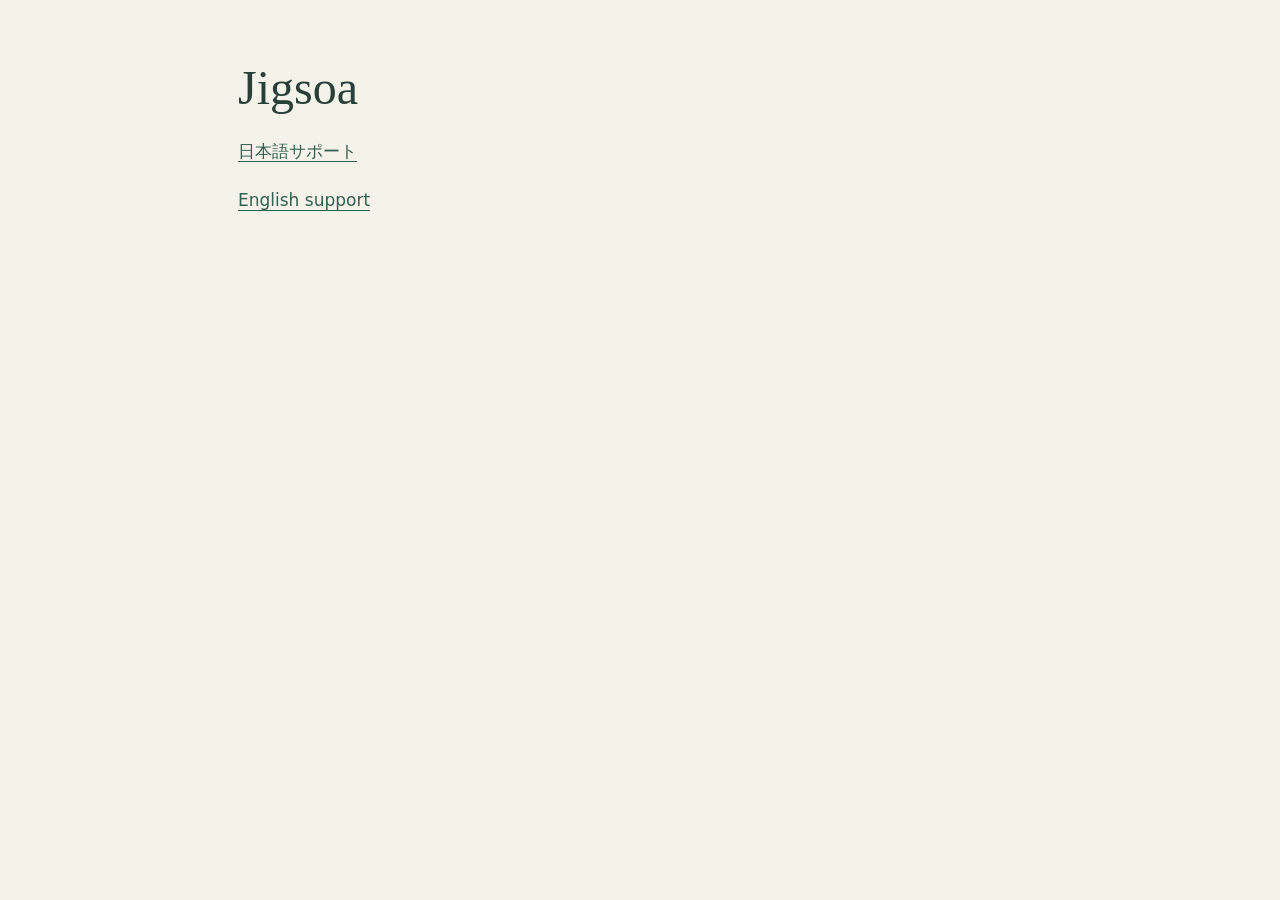
<file: index.html>
<!doctype html><html lang="ja"><meta charset="utf-8"><meta name="viewport" content="width=device-width,initial-scale=1"><title>Jigsoa Support</title><link rel="stylesheet" href="style.css"><main><h1>Jigsoa</h1><p><a href="ja/support.html">日本語サポート</a></p><p><a href="en/support.html">English support</a></p></main></html>
</file>
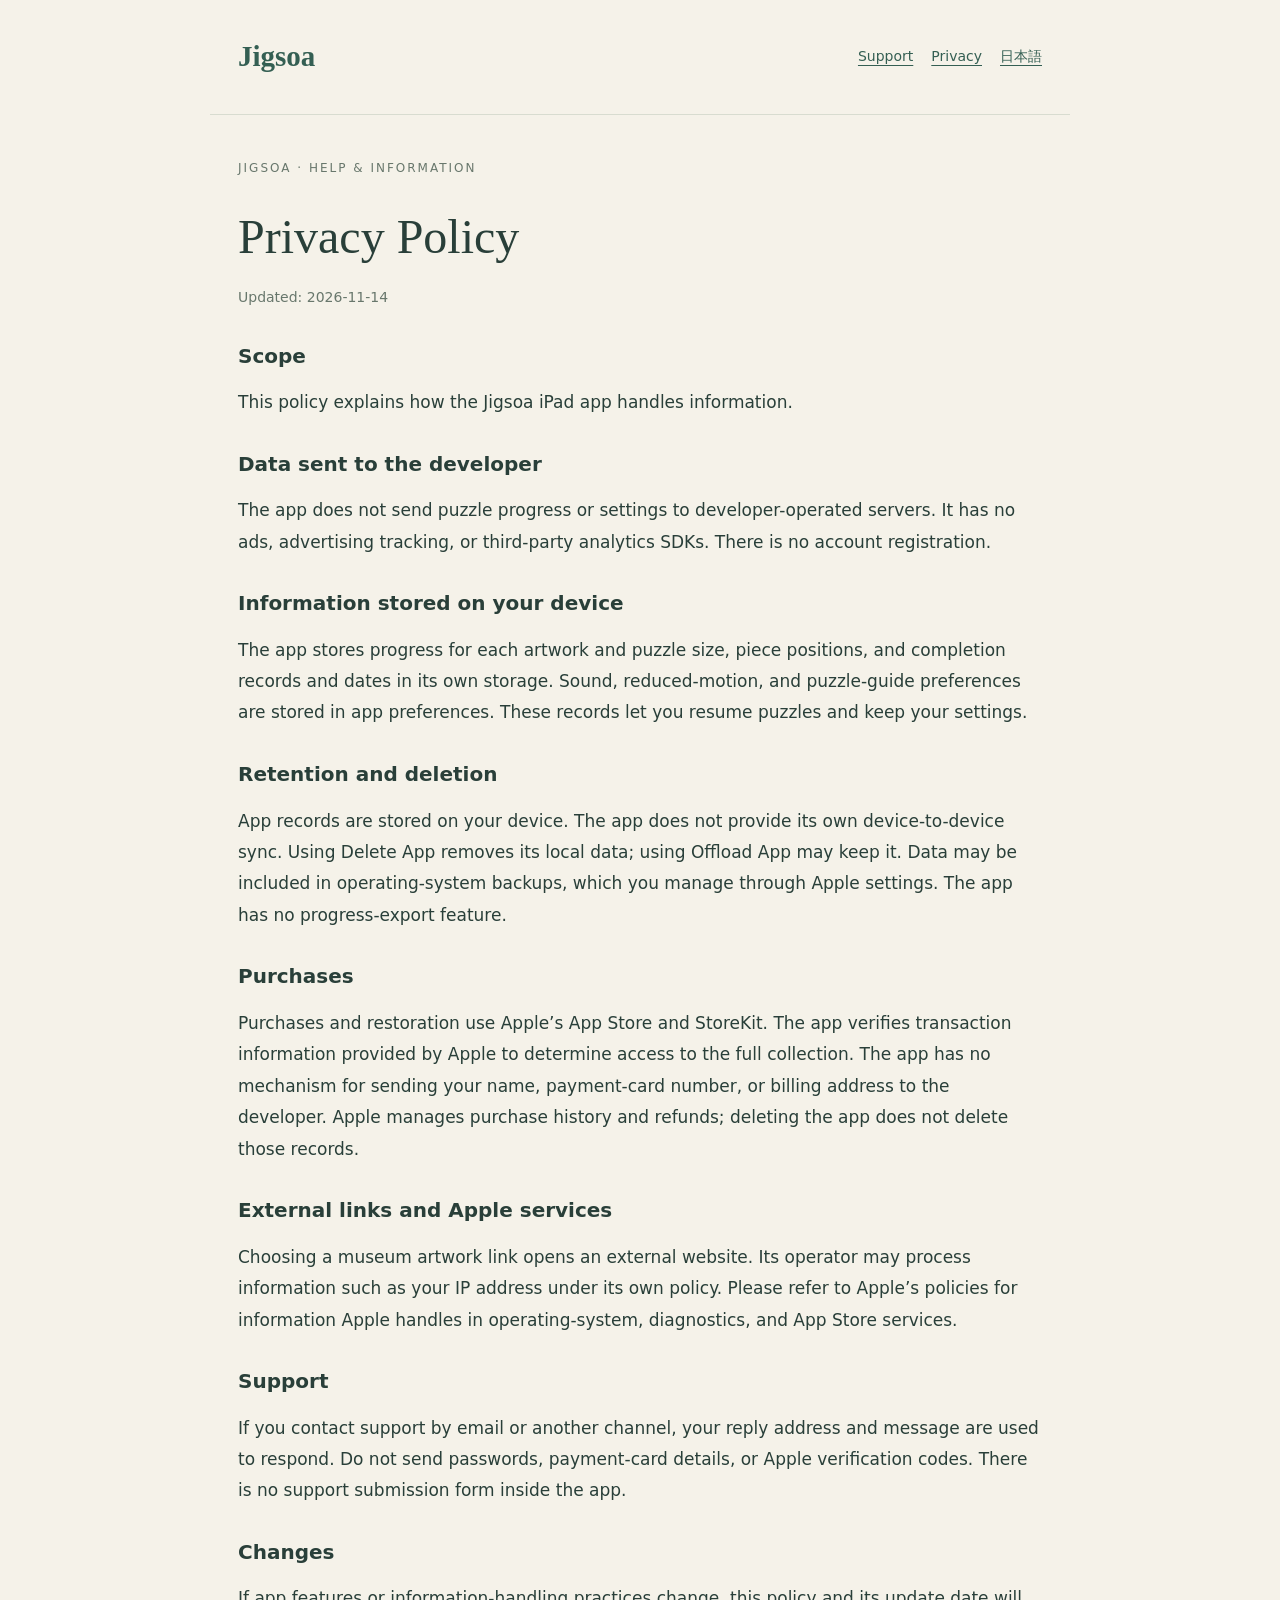
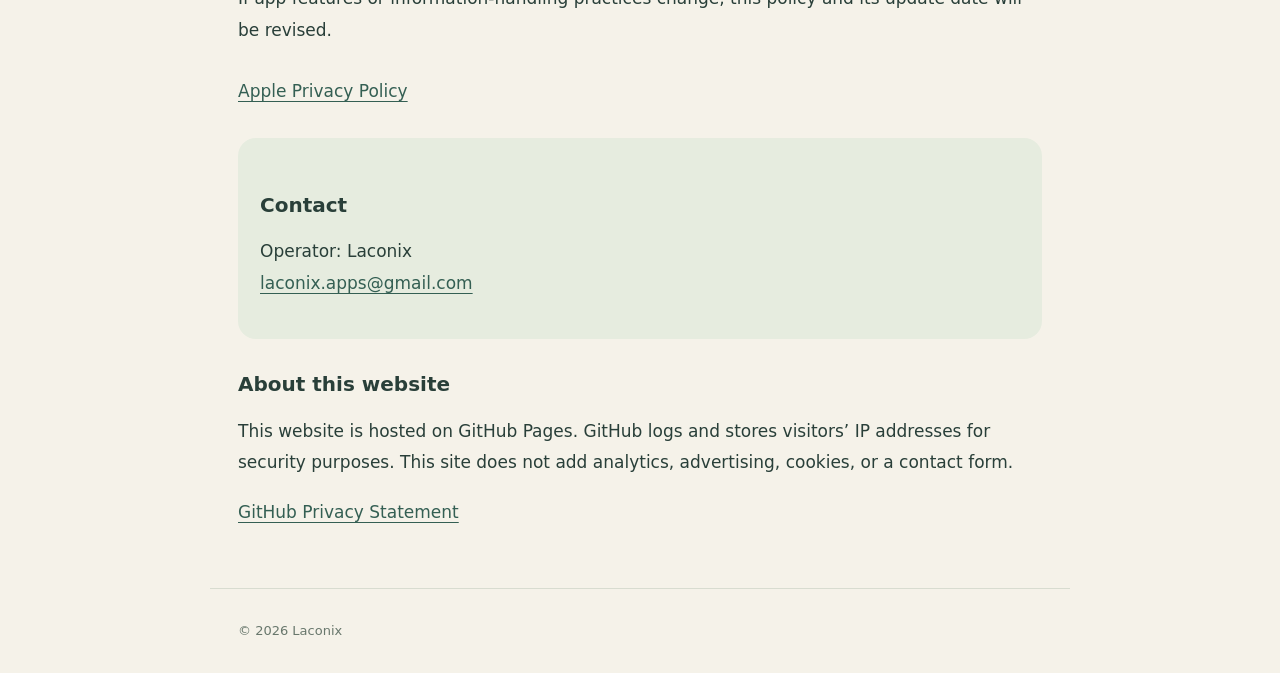
<file: en/privacy.html>
<!doctype html><html lang="en"><head><meta charset="utf-8"><meta name="viewport" content="width=device-width,initial-scale=1"><link rel="canonical" href="https://letemonic.github.io/jigsoa-site/en/privacy.html"><title>Privacy Policy | Jigsoa</title><link rel="stylesheet" href="../style.css"></head><body><header><a class="brand" href="support.html">Jigsoa</a><nav aria-label="Navigation"><a href="support.html">Support</a><a href="privacy.html">Privacy</a><a href="../ja/privacy.html" lang="ja">日本語</a></nav></header><main><p class="eyebrow">JIGSOA · HELP & INFORMATION</p><h1>Privacy Policy</h1><p class="muted">Updated: 2026-11-14</p><section><h2>Scope</h2><p>This policy explains how the Jigsoa iPad app handles information.</p></section><section><h2>Data sent to the developer</h2><p>The app does not send puzzle progress or settings to developer-operated servers. It has no ads, advertising tracking, or third-party analytics SDKs. There is no account registration.</p></section><section><h2>Information stored on your device</h2><p>The app stores progress for each artwork and puzzle size, piece positions, and completion records and dates in its own storage. Sound, reduced-motion, and puzzle-guide preferences are stored in app preferences. These records let you resume puzzles and keep your settings.</p></section><section><h2>Retention and deletion</h2><p>App records are stored on your device. The app does not provide its own device-to-device sync. Using Delete App removes its local data; using Offload App may keep it. Data may be included in operating-system backups, which you manage through Apple settings. The app has no progress-export feature.</p></section><section><h2>Purchases</h2><p>Purchases and restoration use Apple’s App Store and StoreKit. The app verifies transaction information provided by Apple to determine access to the full collection. The app has no mechanism for sending your name, payment-card number, or billing address to the developer. Apple manages purchase history and refunds; deleting the app does not delete those records.</p></section><section><h2>External links and Apple services</h2><p>Choosing a museum artwork link opens an external website. Its operator may process information such as your IP address under its own policy. Please refer to Apple’s policies for information Apple handles in operating-system, diagnostics, and App Store services.</p></section><section><h2>Support</h2><p>If you contact support by email or another channel, your reply address and message are used to respond. Do not send passwords, payment-card details, or Apple verification codes. There is no support submission form inside the app.</p></section><section><h2>Changes</h2><p>If app features or information-handling practices change, this policy and its update date will be revised.</p></section><p><a href="https://www.apple.com/legal/privacy/">Apple Privacy Policy</a></p><section class="contact"><h2>Contact</h2><p>Operator: Laconix<br><a href="mailto:laconix.apps@gmail.com">laconix.apps@gmail.com</a></p></section><section><h2>About this website</h2><p>This website is hosted on GitHub Pages. GitHub logs and stores visitors’ IP addresses for security purposes. This site does not add analytics, advertising, cookies, or a contact form.</p><p><a href="https://docs.github.com/en/site-policy/privacy-policies/github-general-privacy-statement">GitHub Privacy Statement</a></p></section></main><footer>© 2026 Laconix</footer></body></html>
</file>
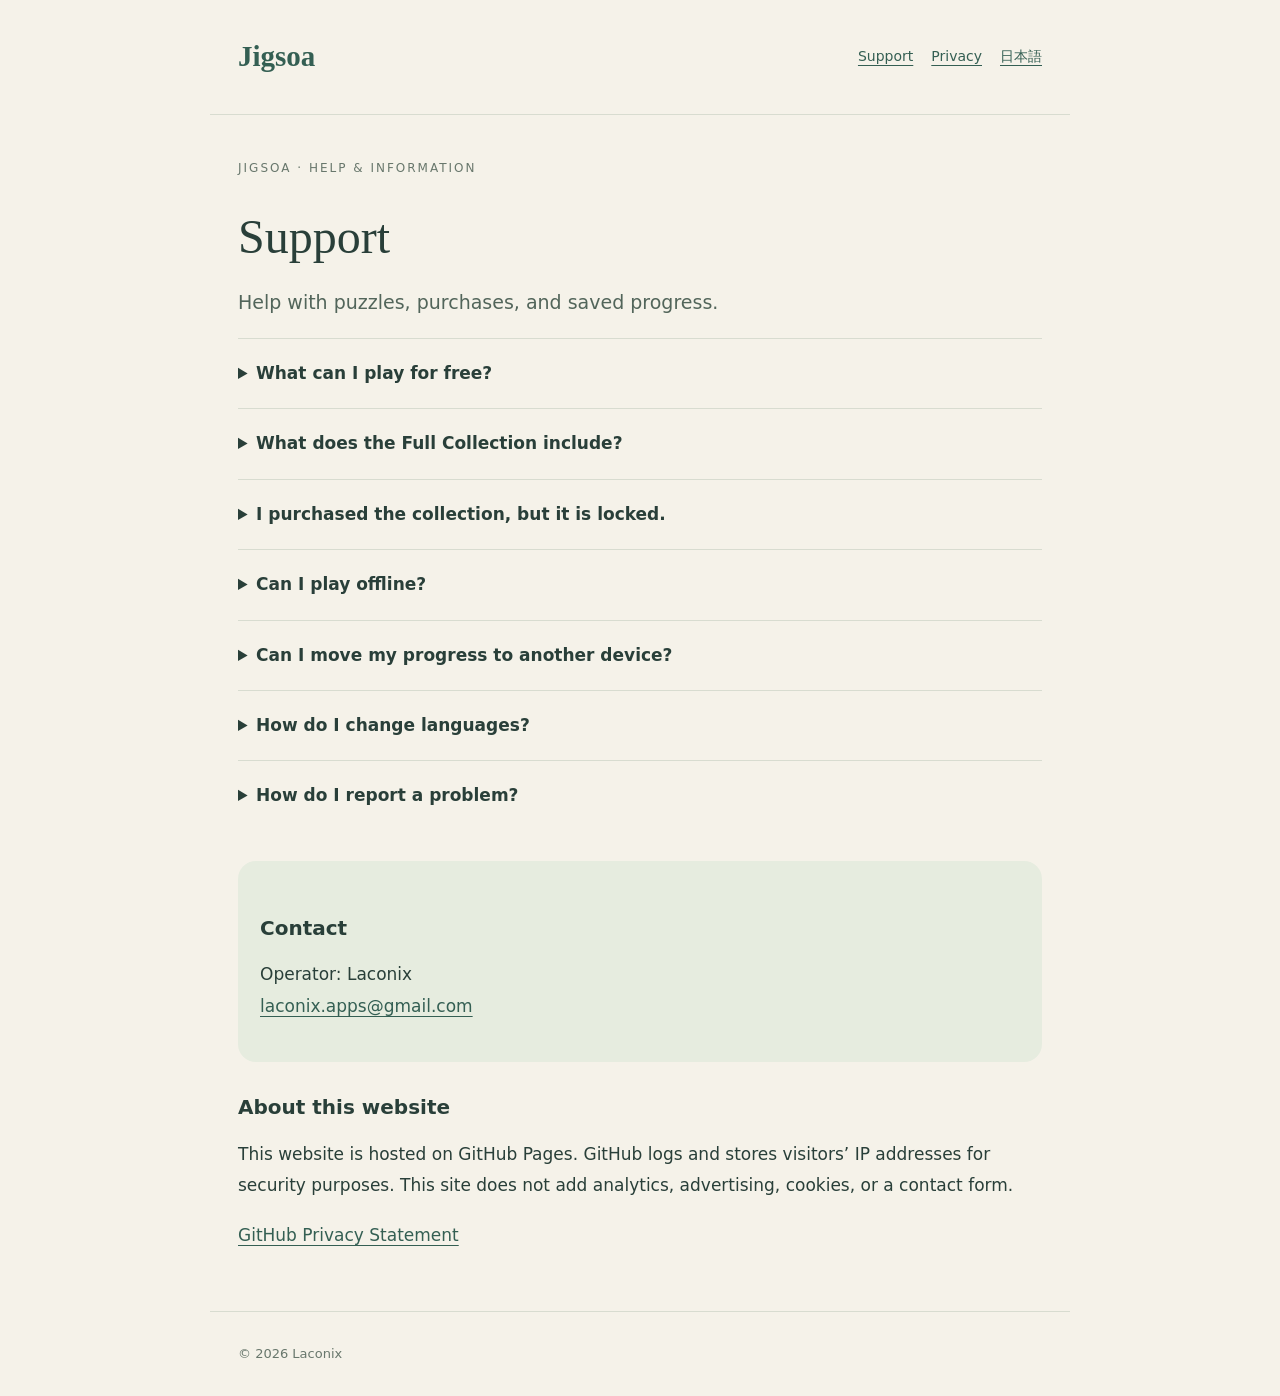
<file: en/support.html>
<!doctype html><html lang="en"><head><meta charset="utf-8"><meta name="viewport" content="width=device-width,initial-scale=1"><link rel="canonical" href="https://letemonic.github.io/jigsoa-site/en/support.html"><title>Support | Jigsoa</title><link rel="stylesheet" href="../style.css"></head><body><header><a class="brand" href="support.html">Jigsoa</a><nav aria-label="Navigation"><a href="support.html">Support</a><a href="privacy.html">Privacy</a><a href="../ja/support.html" lang="ja">日本語</a></nav></header><main><p class="eyebrow">JIGSOA · HELP & INFORMATION</p><h1>Support</h1><p class="intro">Help with puzzles, purchases, and saved progress.</p><details><summary>What can I play for free?</summary><p>You can replay 10 fixed artworks at all three sizes: 10, 20, and 30 pieces. Hints, saved progress, and stories and looking activities after completion are included.</p></details><details><summary>What does the Full Collection include?</summary><p>One optional in-app purchase unlocks all 50 artworks and any artworks added in the future. There are no subscriptions or ads. Check the purchase screen for the current price.</p></details><details><summary>I purchased the collection, but it is locked.</summary><p>Connect to the internet and use the same Apple Account as the original purchase. Open Settings, choose the purchase and restoration option, and select Restore purchases.</p></details><details><summary>Can I play offline?</summary><p>Puzzle play works offline. Purchases, restoration, and opening museum websites require an internet connection.</p></details><details><summary>Can I move my progress to another device?</summary><p>Progress is stored on your device. The app does not provide its own progress sync or export feature. Deleting the app removes local progress, so please do not reinstall it before contacting support about a problem.</p></details><details><summary>How do I change languages?</summary><p>In iPad settings, change the app’s preferred language to Japanese or English. The location of this setting varies by operating-system version.</p></details><details><summary>How do I report a problem?</summary><p>Include your iPad model, iPadOS and app versions, artwork name, and the steps before the problem. Do not send passwords, payment-card details, or Apple verification codes.</p></details><section class="contact"><h2>Contact</h2><p>Operator: Laconix<br><a href="mailto:laconix.apps@gmail.com">laconix.apps@gmail.com</a></p></section><section><h2>About this website</h2><p>This website is hosted on GitHub Pages. GitHub logs and stores visitors’ IP addresses for security purposes. This site does not add analytics, advertising, cookies, or a contact form.</p><p><a href="https://docs.github.com/en/site-policy/privacy-policies/github-general-privacy-statement">GitHub Privacy Statement</a></p></section></main><footer>© 2026 Laconix</footer></body></html>
</file>
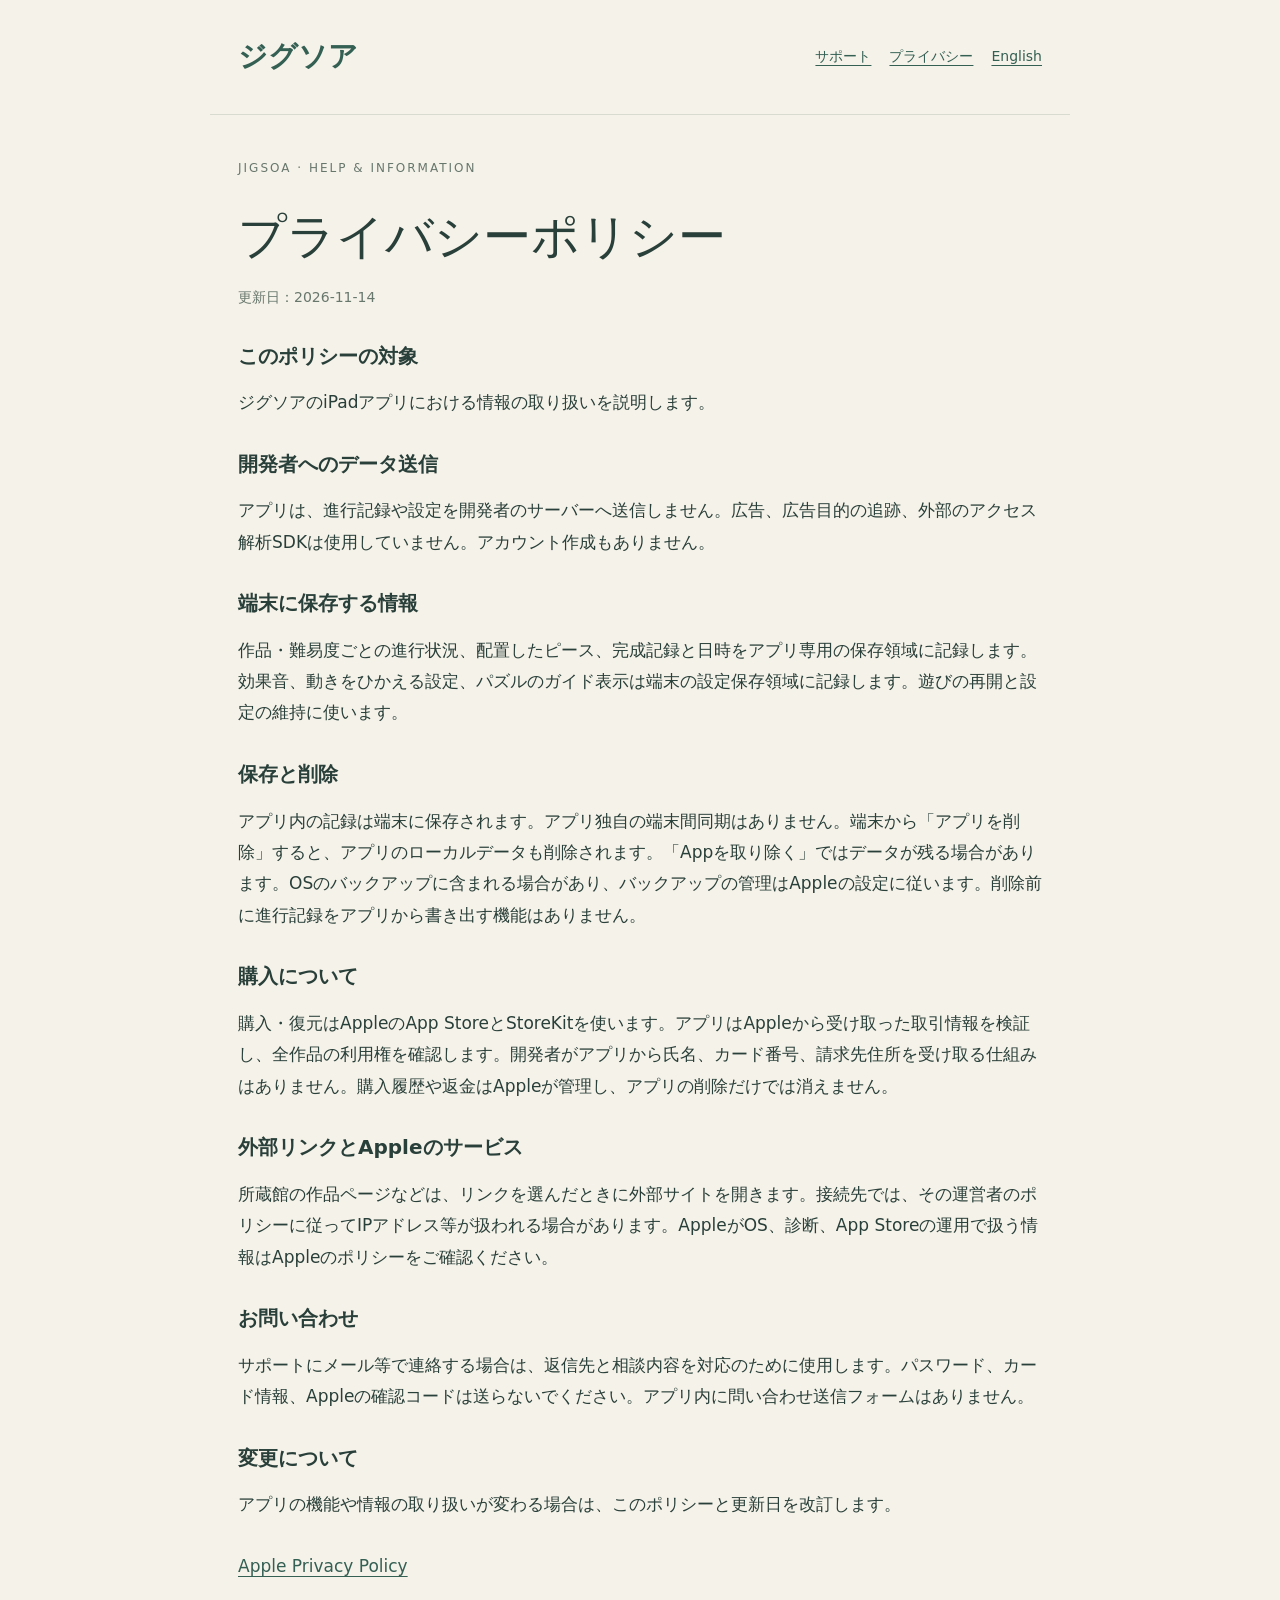
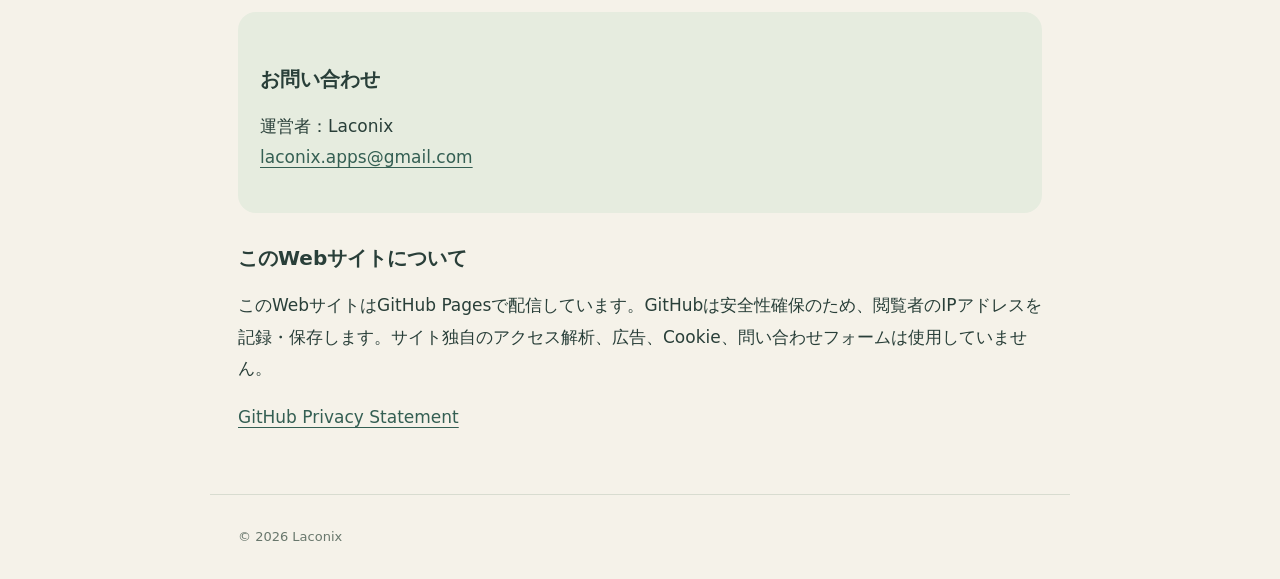
<file: ja/privacy.html>
<!doctype html><html lang="ja"><head><meta charset="utf-8"><meta name="viewport" content="width=device-width,initial-scale=1"><link rel="canonical" href="https://letemonic.github.io/jigsoa-site/ja/privacy.html"><title>プライバシーポリシー | Jigsoa</title><link rel="stylesheet" href="../style.css"></head><body><header><a class="brand" href="support.html">ジグソア</a><nav aria-label="Navigation"><a href="support.html">サポート</a><a href="privacy.html">プライバシー</a><a href="../en/privacy.html" lang="en">English</a></nav></header><main><p class="eyebrow">JIGSOA · HELP & INFORMATION</p><h1>プライバシーポリシー</h1><p class="muted">更新日：2026-11-14</p><section><h2>このポリシーの対象</h2><p>ジグソアのiPadアプリにおける情報の取り扱いを説明します。</p></section><section><h2>開発者へのデータ送信</h2><p>アプリは、進行記録や設定を開発者のサーバーへ送信しません。広告、広告目的の追跡、外部のアクセス解析SDKは使用していません。アカウント作成もありません。</p></section><section><h2>端末に保存する情報</h2><p>作品・難易度ごとの進行状況、配置したピース、完成記録と日時をアプリ専用の保存領域に記録します。効果音、動きをひかえる設定、パズルのガイド表示は端末の設定保存領域に記録します。遊びの再開と設定の維持に使います。</p></section><section><h2>保存と削除</h2><p>アプリ内の記録は端末に保存されます。アプリ独自の端末間同期はありません。端末から「アプリを削除」すると、アプリのローカルデータも削除されます。「Appを取り除く」ではデータが残る場合があります。OSのバックアップに含まれる場合があり、バックアップの管理はAppleの設定に従います。削除前に進行記録をアプリから書き出す機能はありません。</p></section><section><h2>購入について</h2><p>購入・復元はAppleのApp StoreとStoreKitを使います。アプリはAppleから受け取った取引情報を検証し、全作品の利用権を確認します。開発者がアプリから氏名、カード番号、請求先住所を受け取る仕組みはありません。購入履歴や返金はAppleが管理し、アプリの削除だけでは消えません。</p></section><section><h2>外部リンクとAppleのサービス</h2><p>所蔵館の作品ページなどは、リンクを選んだときに外部サイトを開きます。接続先では、その運営者のポリシーに従ってIPアドレス等が扱われる場合があります。AppleがOS、診断、App Storeの運用で扱う情報はAppleのポリシーをご確認ください。</p></section><section><h2>お問い合わせ</h2><p>サポートにメール等で連絡する場合は、返信先と相談内容を対応のために使用します。パスワード、カード情報、Appleの確認コードは送らないでください。アプリ内に問い合わせ送信フォームはありません。</p></section><section><h2>変更について</h2><p>アプリの機能や情報の取り扱いが変わる場合は、このポリシーと更新日を改訂します。</p></section><p><a href="https://www.apple.com/legal/privacy/">Apple Privacy Policy</a></p><section class="contact"><h2>お問い合わせ</h2><p>運営者：Laconix<br><a href="mailto:laconix.apps@gmail.com">laconix.apps@gmail.com</a></p></section><section><h2>このWebサイトについて</h2><p>このWebサイトはGitHub Pagesで配信しています。GitHubは安全性確保のため、閲覧者のIPアドレスを記録・保存します。サイト独自のアクセス解析、広告、Cookie、問い合わせフォームは使用していません。</p><p><a href="https://docs.github.com/en/site-policy/privacy-policies/github-general-privacy-statement">GitHub Privacy Statement</a></p></section></main><footer>© 2026 Laconix</footer></body></html>
</file>
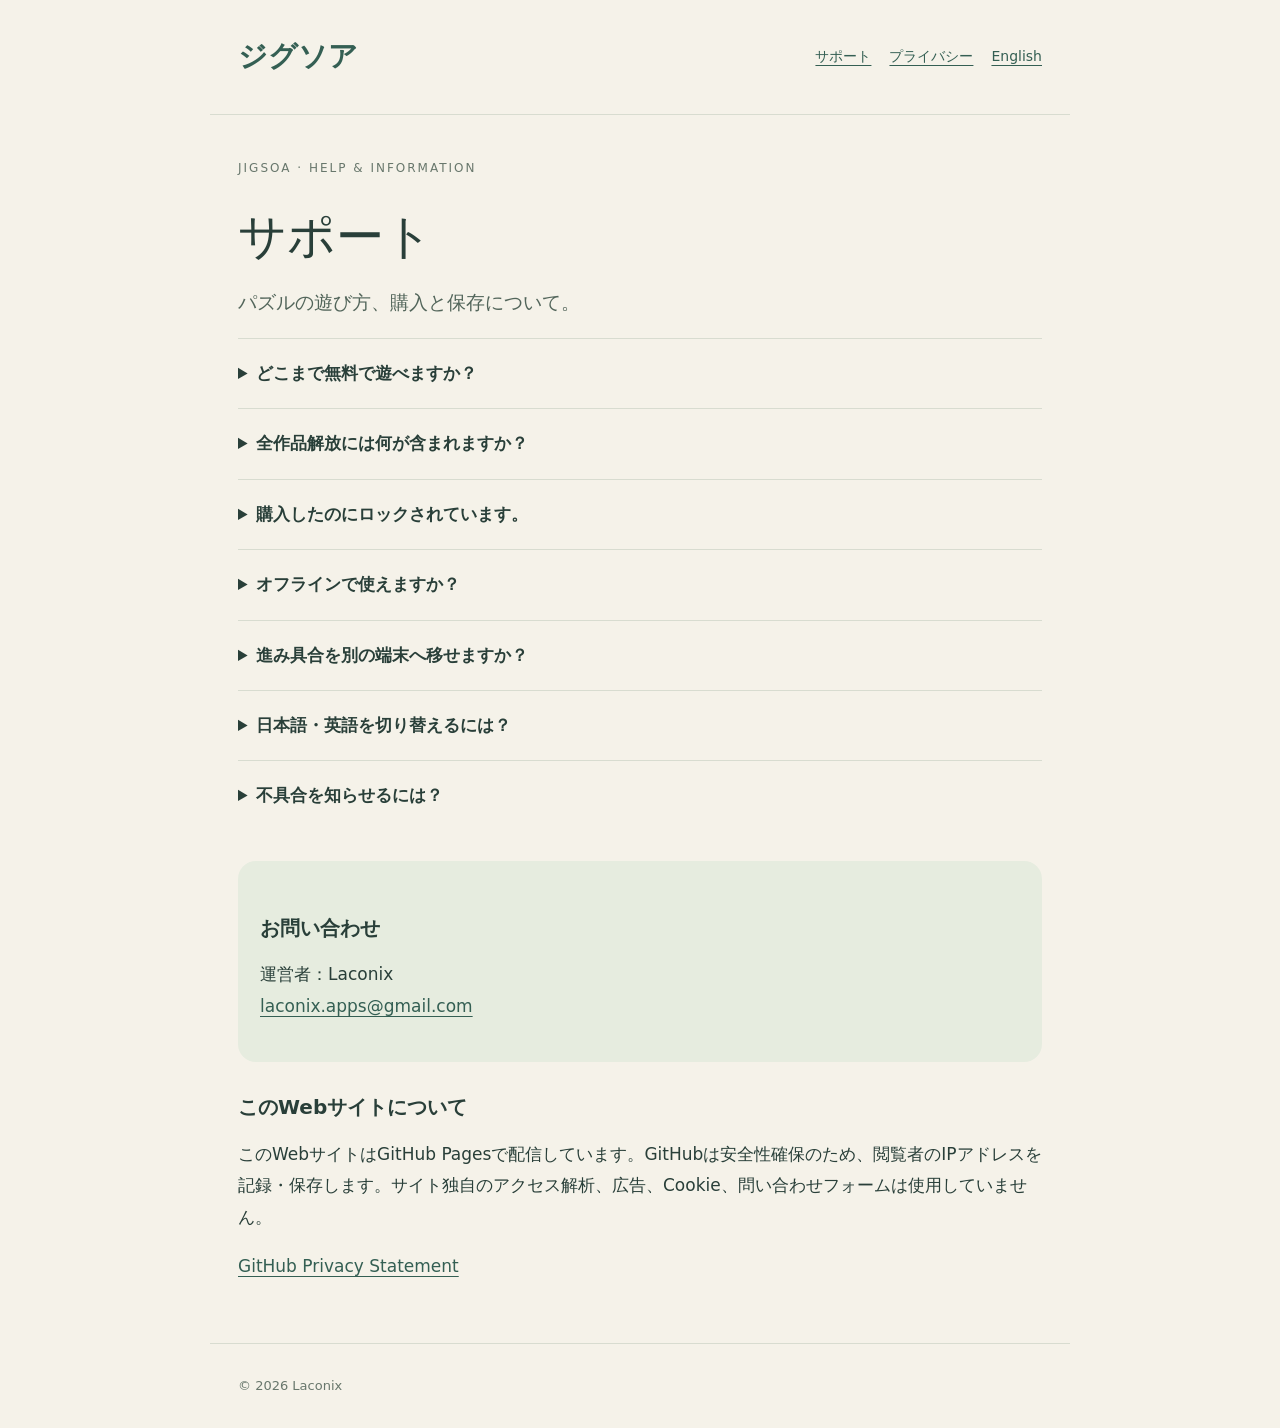
<file: ja/support.html>
<!doctype html><html lang="ja"><head><meta charset="utf-8"><meta name="viewport" content="width=device-width,initial-scale=1"><link rel="canonical" href="https://letemonic.github.io/jigsoa-site/ja/support.html"><title>サポート | Jigsoa</title><link rel="stylesheet" href="../style.css"></head><body><header><a class="brand" href="support.html">ジグソア</a><nav aria-label="Navigation"><a href="support.html">サポート</a><a href="privacy.html">プライバシー</a><a href="../en/support.html" lang="en">English</a></nav></header><main><p class="eyebrow">JIGSOA · HELP & INFORMATION</p><h1>サポート</h1><p class="intro">パズルの遊び方、購入と保存について。</p><details><summary>どこまで無料で遊べますか？</summary><p>固定の10作品を、10・20・30ピースのすべてで繰り返し遊べます。ヒント、保存・再開、完成後の解説と鑑賞活動も含まれます。</p></details><details><summary>全作品解放には何が含まれますか？</summary><p>一度のアプリ内購入で全50作品と、今後追加するすべての作品を利用できます。月額料金や広告はありません。価格はアプリの購入画面でご確認ください。</p></details><details><summary>購入したのにロックされています。</summary><p>インターネットに接続し、購入時と同じApple Accountを使用していることをご確認ください。設定の「保護者の方へ：購入・復元」から「購入を復元」を選びます。</p></details><details><summary>オフラインで使えますか？</summary><p>パズルはオフラインで遊べます。購入、購入の復元、所蔵館の外部ページを開くときはインターネット接続が必要です。</p></details><details><summary>進み具合を別の端末へ移せますか？</summary><p>進行記録は端末内に保存され、アプリ独自の端末間同期や書き出しには対応していません。アプリの削除で進行記録が消えるため、不具合の相談前に再インストールしないでください。</p></details><details><summary>日本語・英語を切り替えるには？</summary><p>iPadの設定で、アプリの優先する言語を日本語または英語に変更してください。端末のOSによって設定項目の場所が異なります。</p></details><details><summary>不具合を知らせるには？</summary><p>iPadの機種、iPadOSとアプリのバージョン、作品名、直前の操作をお知らせください。パスワード、カード情報、Appleの確認コードは送らないでください。</p></details><section class="contact"><h2>お問い合わせ</h2><p>運営者：Laconix<br><a href="mailto:laconix.apps@gmail.com">laconix.apps@gmail.com</a></p></section><section><h2>このWebサイトについて</h2><p>このWebサイトはGitHub Pagesで配信しています。GitHubは安全性確保のため、閲覧者のIPアドレスを記録・保存します。サイト独自のアクセス解析、広告、Cookie、問い合わせフォームは使用していません。</p><p><a href="https://docs.github.com/en/site-policy/privacy-policies/github-general-privacy-statement">GitHub Privacy Statement</a></p></section></main><footer>© 2026 Laconix</footer></body></html>
</file>
<file: style.css>
*{box-sizing:border-box}body{margin:0;background:#f5f2e9;color:#293f39;font:17px/1.85 system-ui,-apple-system,sans-serif}a{color:#345f53;text-underline-offset:4px}a:focus-visible,summary:focus-visible{outline:3px solid #947449;outline-offset:5px}header,main,footer{max-width:860px;margin:auto;padding:30px 28px}header{display:flex;justify-content:space-between;align-items:center;border-bottom:1px solid #d8dcd0;gap:16px}nav{display:flex;flex-wrap:wrap;gap:18px;font-size:14px}.brand{font-family:Georgia,serif;font-size:29px;text-decoration:none;font-weight:600}h1{font:500 clamp(32px,5vw,48px)/1.35 Georgia,serif;margin:26px 0 15px}h2{font-size:20px;line-height:1.5;margin-top:30px}.eyebrow{font-size:12px;letter-spacing:2px;color:#68776c}.intro{font-size:19px;color:#52655a}.notice{background:#ece4d2;padding:14px 20px;border-radius:12px;font-size:14px}section{margin:30px 0}details{border-top:1px solid #d8dcd0;padding:19px 0}summary{cursor:pointer;font-weight:600}p{margin:12px 0 18px}footer{font-size:13px;border-top:1px solid #d8dcd0;color:#68776c}.contact{padding:22px;background:#e6ecdf;border-radius:18px}.muted{color:#68776c;font-size:14px}@media(max-width:550px){header{align-items:flex-start;flex-direction:column}header,main,footer{padding:22px}nav{gap:14px}}
</file>
